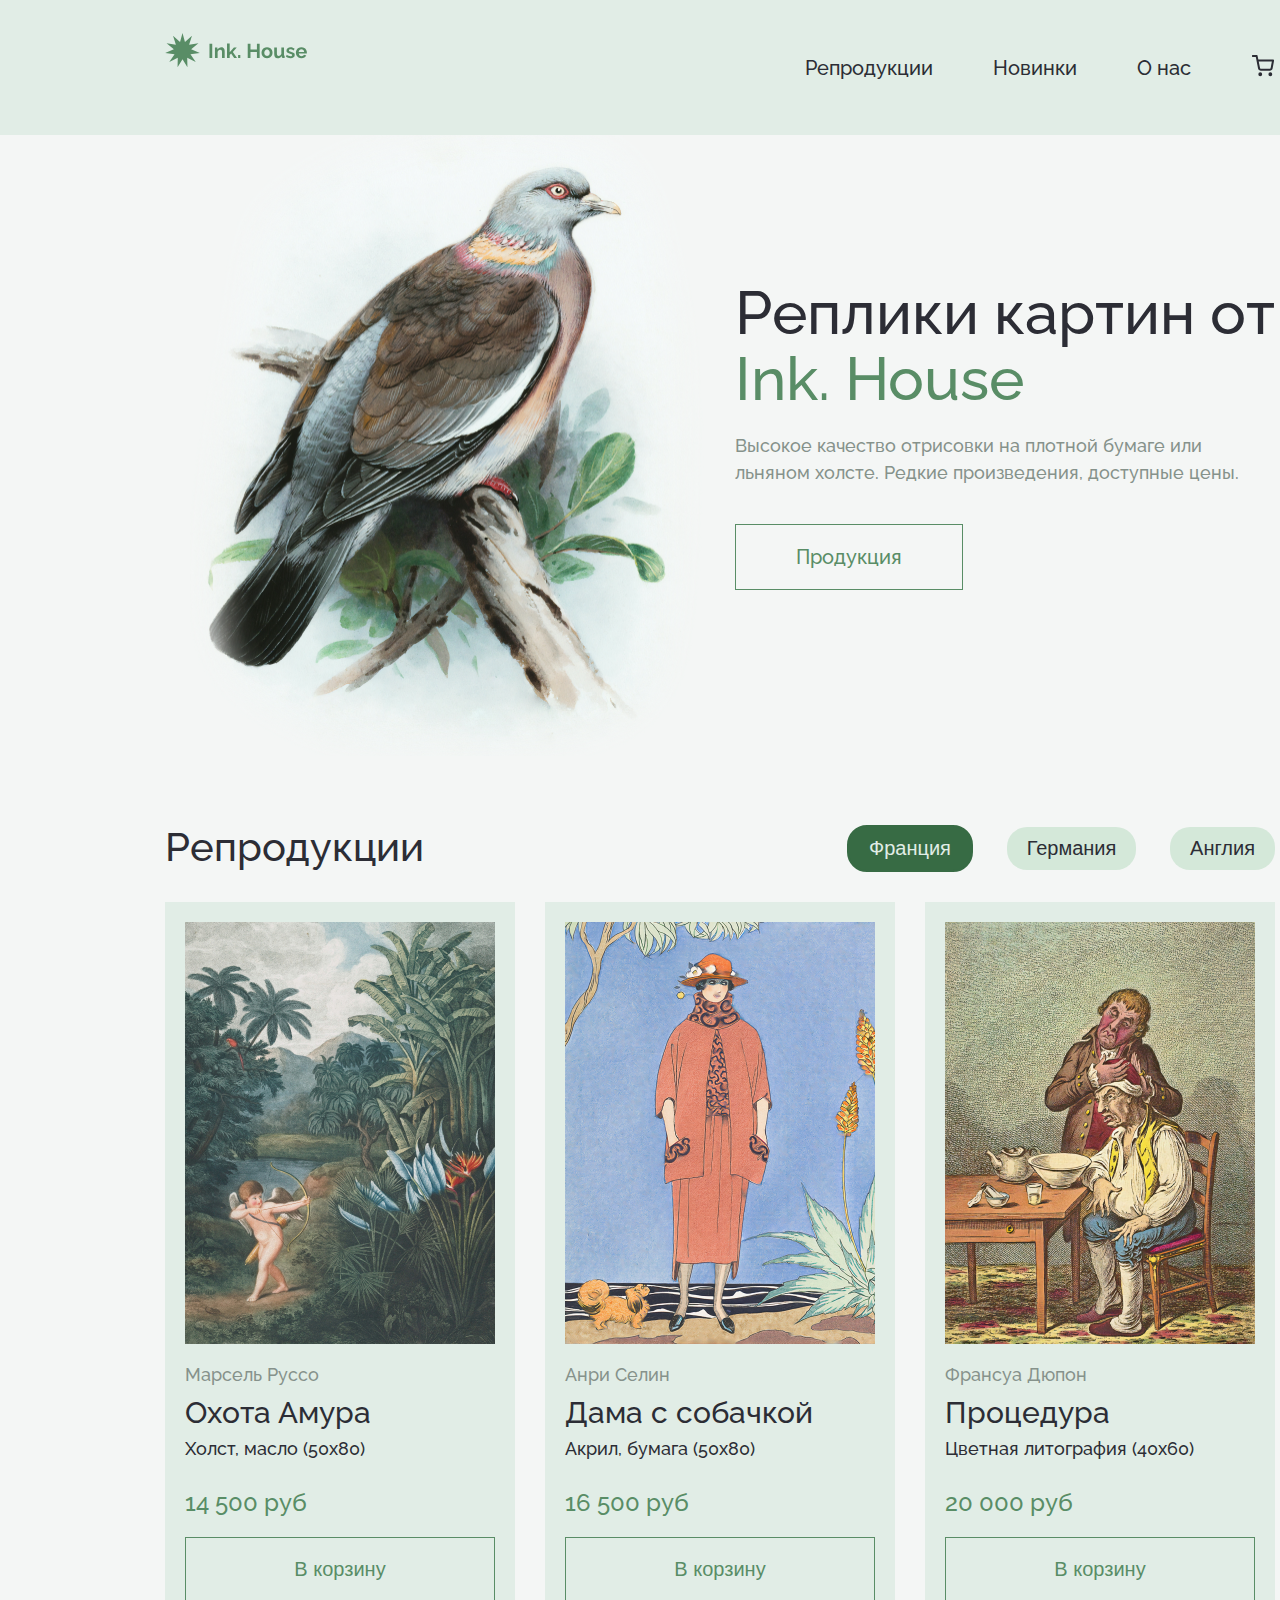
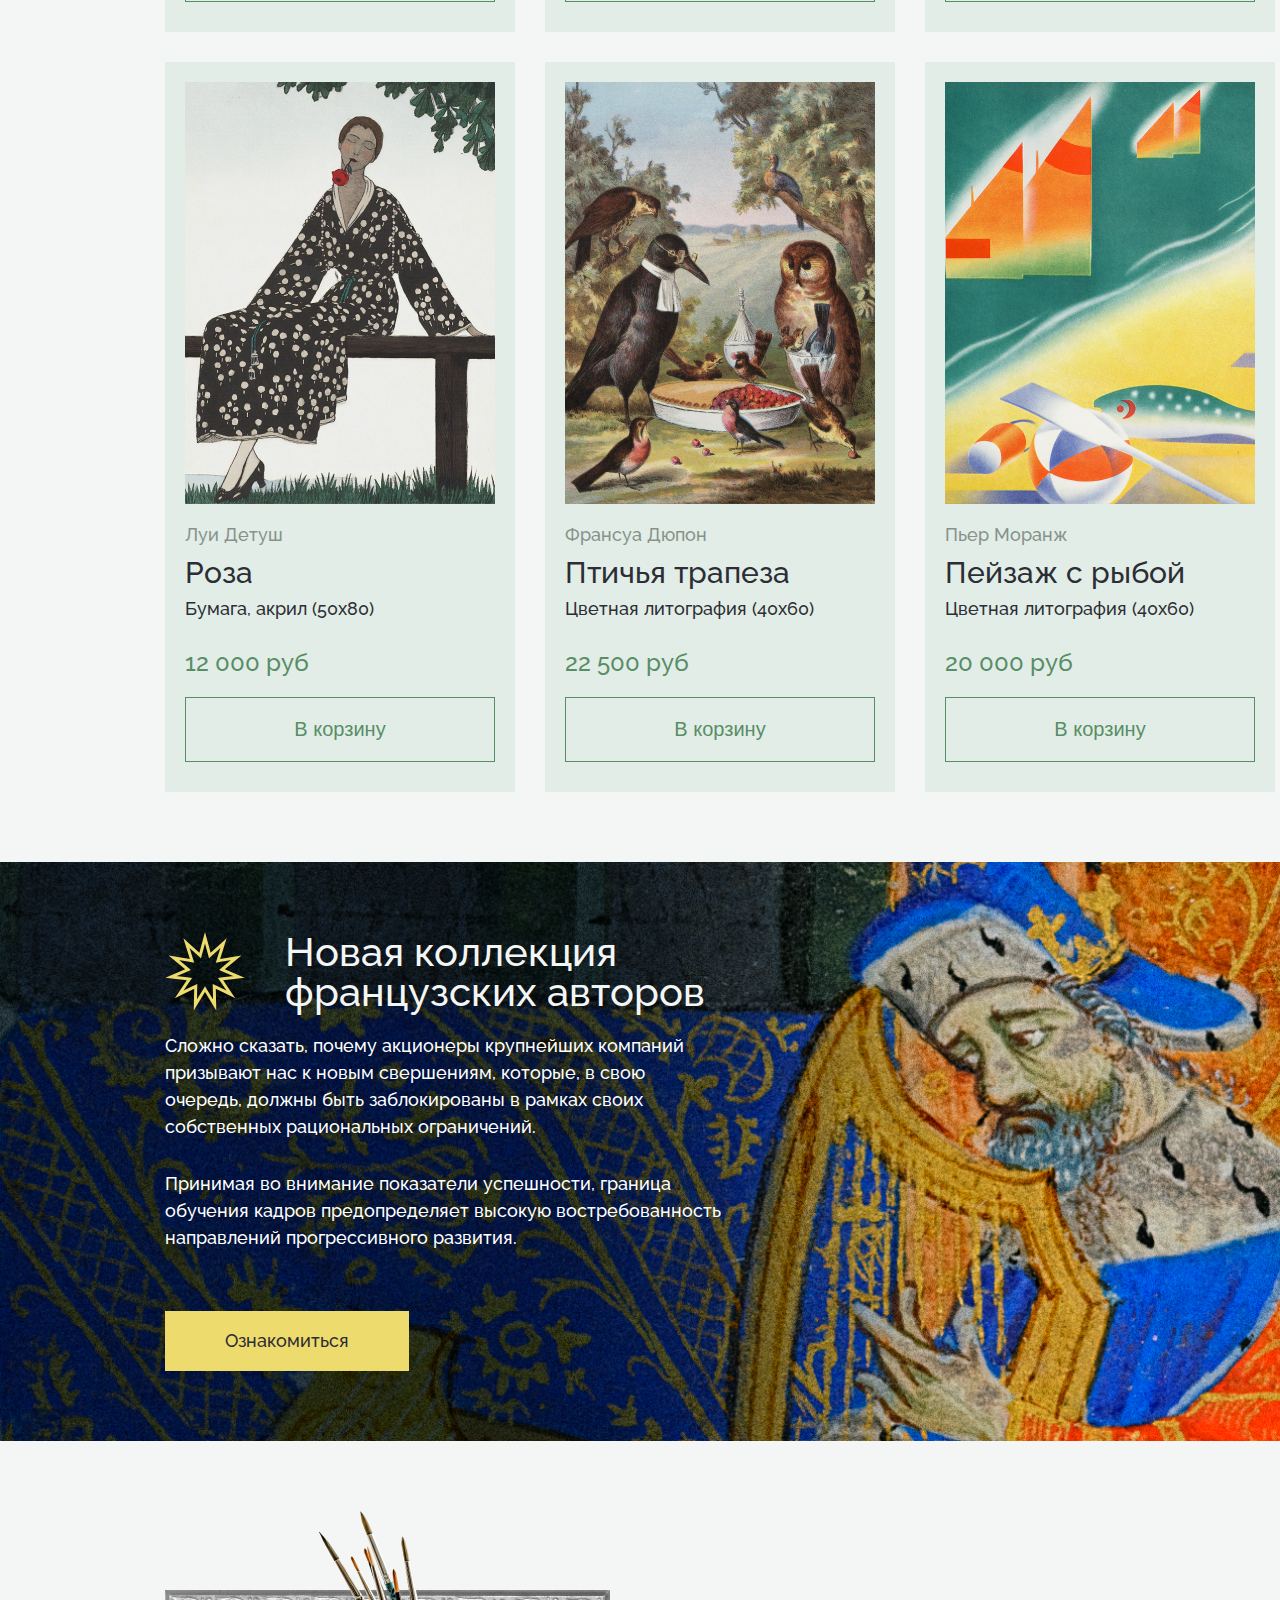
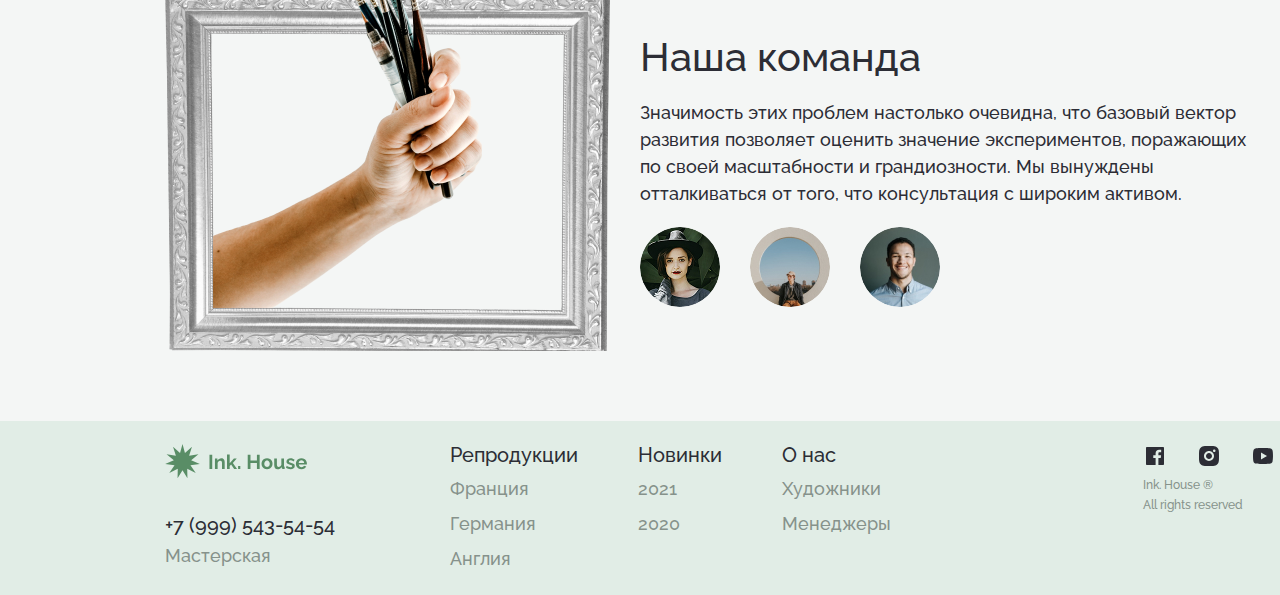
<file: index.html>
<!DOCTYPE html>
<html lang="ru">
<head>
    <meta charset="UTF-8">
    <meta name="viewport" content="width=device-width, initial-scale=1.0">
    <title>Реплики картин</title>
    <link rel="preconnect" href="https://fonts.googleapis.com">
    <link rel="preconnect" href="https://fonts.gstatic.com" crossorigin>
    <link href="https://fonts.googleapis.com/css2?family=Raleway:ital,wght@0,100..900;1,100..900&display=swap" rel="stylesheet">
    <link rel="stylesheet" href="css/style.css">
</head>
<body>
    <header class="page-header">
        <div class="header-container">
            <nav class="main-navigation">
                <p class="logo"><img class="logo-img" src="img/logo.svg" width="143" height="35" alt="Логотип Ink House"></p>
                <ul class="site-nav-list">
                    <li><a href="#section-products">Репродукции</a></li>
                    <li><a href="#article-new-collection">Новинки</a></li>
                    <li><a href="#team-section">О нас</a></li>
                </ul>
                <div class="cart">
                    <a tabindex="-1"  href="blank.html">
                        <svg tabindex="0" stroke="#2C2D35" class="svg-cart" width="24" height="24" viewBox="0 0 24 24" fill="none" xmlns="http://www.w3.org/2000/svg">
                            <g clip-path="url(#clip0_3_996)">
                            <path d="M9.25001 21.1667C9.75627 21.1667 10.1667 20.7563 10.1667 20.25C10.1667 19.7438 9.75627 19.3334 9.25001 19.3334C8.74375 19.3334 8.33334 19.7438 8.33334 20.25C8.33334 20.7563 8.74375 21.1667 9.25001 21.1667Z"  stroke-width="2" stroke-linecap="round" stroke-linejoin="round"/>
                            <path d="M19.3333 21.1667C19.8396 21.1667 20.25 20.7563 20.25 20.25C20.25 19.7438 19.8396 19.3334 19.3333 19.3334C18.8271 19.3334 18.4167 19.7438 18.4167 20.25C18.4167 20.7563 18.8271 21.1667 19.3333 21.1667Z"  stroke-width="2" stroke-linecap="round" stroke-linejoin="round"/>
                            <path  d="M1.91666 1.91663H5.58332L8.03999 14.1908C8.12381 14.6128 8.35341 14.9919 8.68857 15.2617C9.02374 15.5315 9.44313 15.6749 9.87332 15.6666H18.7833C19.2135 15.6749 19.6329 15.5315 19.9681 15.2617C20.3032 14.9919 20.5328 14.6128 20.6167 14.1908L22.0833 6.49996H6.49999"  stroke-width="2" stroke-linecap="round" stroke-linejoin="round"/>
                            </g>
                            <defs>
                            <clipPath id="clip0_3_996">
                            <rect width="22" height="22" fill="white" transform="translate(1 1)"/>
                            </clipPath>
                            </defs>
                            </svg>
                    </a> 
                </div>
            </nav>
        </div>      
    </header>
    <main>
        <section class="promo">
            <div class="promo-grid">
                <div class="promo-grid-content">
                    <h1>Реплики картин от <span>Ink. House</span></h1>
                    <p>Высокое качество отрисовки на плотной бумаге или льняном холсте. Редкие произведения, доступные цены.</p>
                    <a href="#">Продукция</a>
                </div>
                <img src="img/promo-photo.png" width="540" height="621" alt="Репродукция с голубем">
            </div>
           
        </section>
        <section class="products" id="section-products">
            <div class="countries">
                <h2>Репродукции</h2>
                <!-- <ul class="country-list">
                    <li><a class="current-item" href="#">Франция</a></li>
                    <li><a href="product-germany.html">Германия</a></li>
                    <li><a href="product-england.html">Англия</a></li>
                </ul> -->
                <div class="slider-controls">
                    <ul class="country-list">
                        <li><button type="button" aria-label="Первый слайд" class="current-item" >Франция</button></li>
                        <li><button type="button" aria-label="Второй слайд" >Германия</button></li>
                        <li><button type="button" aria-label="Третий слайд" >Англия</button></li>
                    </ul>
                    
                    
                </div>
            </div>
            
            <section class="slider">
                <ul class="slider-list">
                    <li class="slider-item slide slide-current">
                        <ul class="card-list">
                            <li class="card1">
                                <h3>Охота Амура</h3>
                                <p class="author">Марсель Руссо</p>
                                <p class="technique">Холст, масло (50х80) </p>
                                <p class="price">14 500 руб</p>
                                <img class="card-img" src="img/card-france-1.jpg" width="310" height="422" alt="Репродукция Охота Амура">
                                <button class="card-add" type="button">В корзину</button>
                            </li> 
                            <li>
                                <h3>Дама с собачкой</h3>
                                <p class="author">Анри Селин</p> 
                                <p class="technique">Акрил, бумага (50х80) </p>
                                <p class="price">16 500 руб</p>             
                                <img class="card-img" src="img/card-france-2.jpg" width="310" height="422" alt="Репродукция Дама с собачкой">
                                <button class="card-add" type="button">В корзину</button>
                            </li>
                            <li>
                                <h3>Процедура</h3>
                                <p class="author">Франсуа Дюпон</p>
                                <p class="technique">Цветная литография (40х60) </p>
                                <p class="price">20 000 руб</p>
                                <img class="card-img" src="img/card-france-3.jpg" width="310" height="422" alt="Репродукция Процедура">
                                <button class="card-add" type="button">В корзину</button>
                            </li>
                            <li>
                                <h3>Роза</h3>
                                <p class="author">Луи Детуш</p>
                                <p class="technique">Бумага, акрил (50х80) </p>
                                <p class="price">12 000 руб</p>
                                <img class="card-img" src="img/card-france-4.jpg" width="310" height="422" alt="Репродукция Роза">
                                <button class="card-add" type="button">В корзину</button>
                            </li>
                            <li>
                                <h3>Птичья трапеза</h3>
                                <p class="author">Франсуа Дюпон</p>
                                <p class="technique">Цветная литография (40х60) </p>
                                <p class="price">22 500 руб</p>
                                <img class="card-img" src="img/card-france-5.jpg" width="310" height="422" alt="Репродукция Птичья трапеза">
                                <button class="card-add" type="button">В корзину</button>
                            </li>
                            <li>
                                <h3>Пейзаж с рыбой</h3>
                                <p class="author">Пьер Моранж</p>
                                <p class="technique">Цветная литография (40х60) </p>
                                <p class="price">20 000 руб</p>
                                <img class="card-img" src="img/card-france-6.jpg" width="310" height="422" alt="Репродукция Пейзаж с рыбой">
                                <button class="card-add" type="button">В корзину</button>
                            </li>
                        </ul>
                    </li>
                    <li class="slider-item slide " >
                        <ul class="card-list">
                            <li class="card1">
                                <h3>Над городом</h3>
                                <p class="author">Курт Вернер</p>
                                <p class="technique">Цветная литография (40х60)</p>
                                <p class="price">16 000 руб</p>
                                <img class="card-img" src="img/card-germany-1.jpg" width="310" height="422" alt="Репродукция Над городом">
                                <button class="card-add" type="button">В корзину</button>
                            </li> 
                            <li>
                                <h3>Птенцы</h3>
                                <p class="author">Макс Рихтер</p> 
                                <p class="technique">Холст, масло (50х80) </p>
                                <p class="price">14 500 руб</p>             
                                <img class="card-img" src="img/card-germany-2.jpg" width="310" height="422" alt="Репродукция Птенцы">
                                <button class="card-add" type="button">В корзину</button>
                            </li>
                            <li>
                                <h3>Среди листьев</h3>
                                <p class="author">Мартин Майер</p>
                                <p class="technique">Цветная литография (40х60)</p>
                                <p class="price">20 000 руб</p>
                                <img class="card-img" src="img/card-germany-3.jpg" width="310" height="422" alt="Репродукция Среди листьев">
                                <button class="card-add" type="button">В корзину</button>
                            </li>
                            <li>
                                <h3>Яркая птица</h3>
                                <p class="author">Герман Беккер</p>
                                <p class="technique">Цветная литография (40х60) </p>
                                <p class="price">13 000 руб</p>
                                <img class="card-img" src="img/card-germany-4.jpg" width="310" height="422" alt="Репродукция Яркая птица">
                                <button class="card-add" type="button">В корзину</button>
                            </li>
                            <li>
                                <h3>Дятлы</h3>
                                <p class="author">Вульф Бауэр</p>
                                <p class="technique">Бумага, акрил (50х80)</p>
                                <p class="price">20 000 руб</p>
                                <img class="card-img" src="img/card-germany-5.jpg" width="310" height="422" alt="Репродукция Дятлы">
                                <button class="card-add" type="button">В корзину</button>
                            </li>
                            <li>
                                <h3>Большие воды</h3>
                                <p class="author">Вальтер Хартманн</p>
                                <p class="technique">Бумага, акрил (50х80)</p>
                                <p class="price">23 000 руб</p>
                                <img class="card-img" src="img/card-germany-6.jpg" width="310" height="422" alt="Репродукция Большие воды">
                                <button class="card-add" type="button">В корзину</button>
                            </li>
                        </ul>
                    </li>
                    <li class="slider-item slide ">
                        <ul class="card-list">
                            <li class="card1">
                                <h3>Дикий зверь</h3>
                                <p class="author">Пол Смит</p>
                                <p class="technique">Акварель, бумага (50х80) </p>
                                <p class="price">19 500 руб</p>
                                <img class="card-img" src="img/card-england-1.jpg" width="310" height="422" alt="Репродукция Дикий зверь">
                                <button class="card-add" type="button">В корзину</button>
                            </li> 
                            <li>
                                <h3>Скалистый берег</h3>
                                <p class="author">Джон Уайт</p> 
                                <p class="technique">Цветная литография (40х60) </p>
                                <p class="price">17 500 руб</p>             
                                <img class="card-img" src="img/card-england-2.jpg" width="310" height="422" alt="Репродукция Скалистый берег">
                                <button class="card-add" type="button">В корзину</button>
                            </li>
                            <li>
                                <h3>Река и горы</h3>
                                <p class="author">Джим Уотсон</p>
                                <p class="technique">Акварель, бумага (50х80) </p>
                                <p class="price">20 500 руб</p>
                                <img class="card-img" src="img/card-england-3.jpg" width="310" height="422" alt="Репродукция Река и горы">
                                <button class="card-add" type="button">В корзину</button>
                            </li>
                            <li>
                                <h3>Белый попугай</h3>
                                <p class="author">Юджин Зиллион</p>
                                <p class="technique">Цветная литография (40х60) </p>
                                <p class="price">15 500 руб</p>
                                <img class="card-img" src="img/card-england-4.jpg" width="310" height="422" alt="Репродукция Белый попугай">
                                <button class="card-add" type="button">В корзину</button>
                            </li>
                            <li>
                                <h3>Ночная рыба</h3>
                                <p class="author">Эрик Гиллман</p>
                                <p class="technique">Бумага, акрил (50х80) </p>
                                <p class="price">12 500 руб</p>
                                <img class="card-img" src="img/card-england-5.jpg" width="310" height="422" alt="Репродукция Ночная рыба">
                                <button class="card-add" type="button">В корзину</button>
                            </li>
                            <li>
                                <h3>Рыжий кот</h3>
                                <p class="author">Альфред Барр</p>
                                <p class="technique">Цветная литография (40х60) </p>
                                <p class="price">21 000 руб</p>
                                <img class="card-img" src="img/card-england-6.jpg" width="310" height="422" alt="Репродукция Рыжий кот">
                                <button class="card-add" type="button">В корзину</button>
                            </li>
                        </ul>
                    </li>
                </ul>
            </section>
           
        </section>
        <article class="new-collection" id="article-new-collection">
            <div class="article-wrapper">
                <div class="text-content">
                    <h2>Новая коллекция французских авторов</h2>
                    <p>Сложно сказать, почему акционеры крупнейших компаний призывают нас к новым свершениям, которые, в свою очередь, должны быть заблокированы в рамках своих собственных рациональных ограничений. 
                    </p>
                    <p> Принимая во внимание показатели успешности, граница обучения кадров предопределяет высокую востребованность направлений прогрессивного развития.
                    </p>
                    
                    <a href="#">Ознакомиться</a>
                </div>
            </div>
            
        </article>
        <section class="team" id="team-section">
            <div class="team-wrapper">
                <div class="team-content">
                    <h2>Наша команда</h2>
                    <p>Значимость этих проблем настолько очевидна, что базовый вектор развития позволяет оценить значение экспериментов, поражающих по своей масштабности и грандиозности. Мы вынуждены отталкиваться от того, что консультация с широким активом.</p>
                    <ul class="team-list">
                        <li><img src="img/teammate-1.jpg" width="80" height="80" alt="Фото первого участника команды"></li>
                        <li><img src="img/teammate-2.jpg" width="80" height="80" alt="Фото второго участника команды"></li>
                        <li><img src="img/teammate-3.jpg" width="80" height="80" alt="Фото третьего участника команды"></li>
                    </ul>
                </div>
            </div>
        </section>
    </main>
    <footer class="page-footer">
        <div class="footer-container">
            <div class="logo-tel">
                <p><img class="logo-img" src="img/logo.svg" width="143" height="35" alt="Логотип Ink House"></p>
                <div class="studio-tel">
                    <a class="tel" href="tel:+79995435454">+7 (999) 543-54-54</a>
                    <p>Мастерская</p>
                </div>
                
            </div>
            <ul class="footer-list">
                <li>
                    <h3>Репродукции</h3>
                    <ul class="footer-menu">
                        <li><a href="#">Франция</a></li>
                        <li><a href="#">Германия</a></li>
                        <li><a href="#">Англия</a></li>
                    </ul>
                </li>
                <li>
                    <h3>Новинки</h3>
                    <ul class="footer-menu">
                        <li><a href="#">2021</a></li>
                        <li><a href="#">2020</a></li>
                    </ul>
                </li>
                <li>
                    <h3>О нас</h3>
                    <ul class="footer-menu">
                        <li><a href="#">Художники</a></li>
                        <li><a href="#">Менеджеры</a></li>
                    </ul>
                </li>
            </ul>
            <div class="social">
                <ul class="social-list">
                    <li><a class="social-button" href="#"><svg width="24" height="24" viewBox="0 0 24 24" fill="none" xmlns="http://www.w3.org/2000/svg">
                        <g clip-path="url(#clip0_10_333)">
                        <path d="M15.402 21V14.034H17.735L18.084 11.326H15.402V9.598C15.402 8.814 15.62 8.279 16.744 8.279H18.178V5.857C17.4838 5.78334 16.7861 5.74762 16.088 5.75C14.021 5.75 12.606 7.012 12.606 9.33V11.326H10.268V14.034H12.606V21H4C3.73478 21 3.48043 20.8946 3.29289 20.7071C3.10536 20.5196 3 20.2652 3 20V4C3 3.73478 3.10536 3.48043 3.29289 3.29289C3.48043 3.10536 3.73478 3 4 3H20C20.2652 3 20.5196 3.10536 20.7071 3.29289C20.8946 3.48043 21 3.73478 21 4V20C21 20.2652 20.8946 20.5196 20.7071 20.7071C20.5196 20.8946 20.2652 21 20 21H15.402Z" fill="#2C2D35"/>
                        </g>
                        <defs>
                        <clipPath id="clip0_10_333">
                        <rect width="24" height="24" fill="white"/>
                        </clipPath>
                        </defs>
                        </svg>
                        </a></li>
                    <li class="social-item-instagram"><a class="social-button" href="#">
                        <svg width="24" height="24" viewBox="0 0 24 24" fill="none" xmlns="http://www.w3.org/2000/svg">
                            <g clip-path="url(#clip0_10_334)">
                            <path d="M12 2C14.717 2 15.056 2.01 16.122 2.06C17.187 2.11 17.912 2.277 18.55 2.525C19.21 2.779 19.766 3.123 20.322 3.678C20.8305 4.1779 21.224 4.78259 21.475 5.45C21.722 6.087 21.89 6.813 21.94 7.878C21.987 8.944 22 9.283 22 12C22 14.717 21.99 15.056 21.94 16.122C21.89 17.187 21.722 17.912 21.475 18.55C21.2247 19.2178 20.8311 19.8226 20.322 20.322C19.822 20.8303 19.2173 21.2238 18.55 21.475C17.913 21.722 17.187 21.89 16.122 21.94C15.056 21.987 14.717 22 12 22C9.283 22 8.944 21.99 7.878 21.94C6.813 21.89 6.088 21.722 5.45 21.475C4.78233 21.2245 4.17753 20.8309 3.678 20.322C3.16941 19.8222 2.77593 19.2175 2.525 18.55C2.277 17.913 2.11 17.187 2.06 16.122C2.013 15.056 2 14.717 2 12C2 9.283 2.01 8.944 2.06 7.878C2.11 6.812 2.277 6.088 2.525 5.45C2.77524 4.78218 3.1688 4.17732 3.678 3.678C4.17767 3.16923 4.78243 2.77573 5.45 2.525C6.088 2.277 6.812 2.11 7.878 2.06C8.944 2.013 9.283 2 12 2ZM12 7C10.6739 7 9.40215 7.52678 8.46447 8.46447C7.52678 9.40215 7 10.6739 7 12C7 13.3261 7.52678 14.5979 8.46447 15.5355C9.40215 16.4732 10.6739 17 12 17C13.3261 17 14.5979 16.4732 15.5355 15.5355C16.4732 14.5979 17 13.3261 17 12C17 10.6739 16.4732 9.40215 15.5355 8.46447C14.5979 7.52678 13.3261 7 12 7ZM18.5 6.75C18.5 6.41848 18.3683 6.10054 18.1339 5.86612C17.8995 5.6317 17.5815 5.5 17.25 5.5C16.9185 5.5 16.6005 5.6317 16.3661 5.86612C16.1317 6.10054 16 6.41848 16 6.75C16 7.08152 16.1317 7.39946 16.3661 7.63388C16.6005 7.8683 16.9185 8 17.25 8C17.5815 8 17.8995 7.8683 18.1339 7.63388C18.3683 7.39946 18.5 7.08152 18.5 6.75ZM12 9C12.7956 9 13.5587 9.31607 14.1213 9.87868C14.6839 10.4413 15 11.2044 15 12C15 12.7956 14.6839 13.5587 14.1213 14.1213C13.5587 14.6839 12.7956 15 12 15C11.2044 15 10.4413 14.6839 9.87868 14.1213C9.31607 13.5587 9 12.7956 9 12C9 11.2044 9.31607 10.4413 9.87868 9.87868C10.4413 9.31607 11.2044 9 12 9Z" fill="#2C2D35"/>
                            </g>
                            <defs>
                            <clipPath id="clip0_10_334">
                            <rect width="24" height="24" fill="white"/>
                            </clipPath>
                            </defs>
                            </svg>
                            
                        </a></li>
                    <li><a class="social-button" href="#"><svg width="24" height="24" viewBox="0 0 24 24" fill="none" xmlns="http://www.w3.org/2000/svg">
                        <g clip-path="url(#clip0_10_337)">
                        <path d="M21.543 6.498C22 8.28 22 12 22 12C22 12 22 15.72 21.543 17.502C21.289 18.487 20.546 19.262 19.605 19.524C17.896 20 12 20 12 20C12 20 6.107 20 4.395 19.524C3.45 19.258 2.708 18.484 2.457 17.502C2 15.72 2 12 2 12C2 12 2 8.28 2.457 6.498C2.711 5.513 3.454 4.738 4.395 4.476C6.107 4 12 4 12 4C12 4 17.896 4 19.605 4.476C20.55 4.742 21.292 5.516 21.543 6.498ZM10 15.5L16 12L10 8.5V15.5Z" fill="#2C2D35"/>
                        </g>
                        <defs>
                        <clipPath id="clip0_10_337">
                        <rect width="24" height="24" fill="white"/>
                        </clipPath>
                        </defs>
                        </svg>
                        
                        </a></li>
                    
                </ul>
                <p>Ink. House ®</p>
                <p>All rights reserved</p>
            </div>
        </div>
      
    </footer>
</body>
</html>
</file>
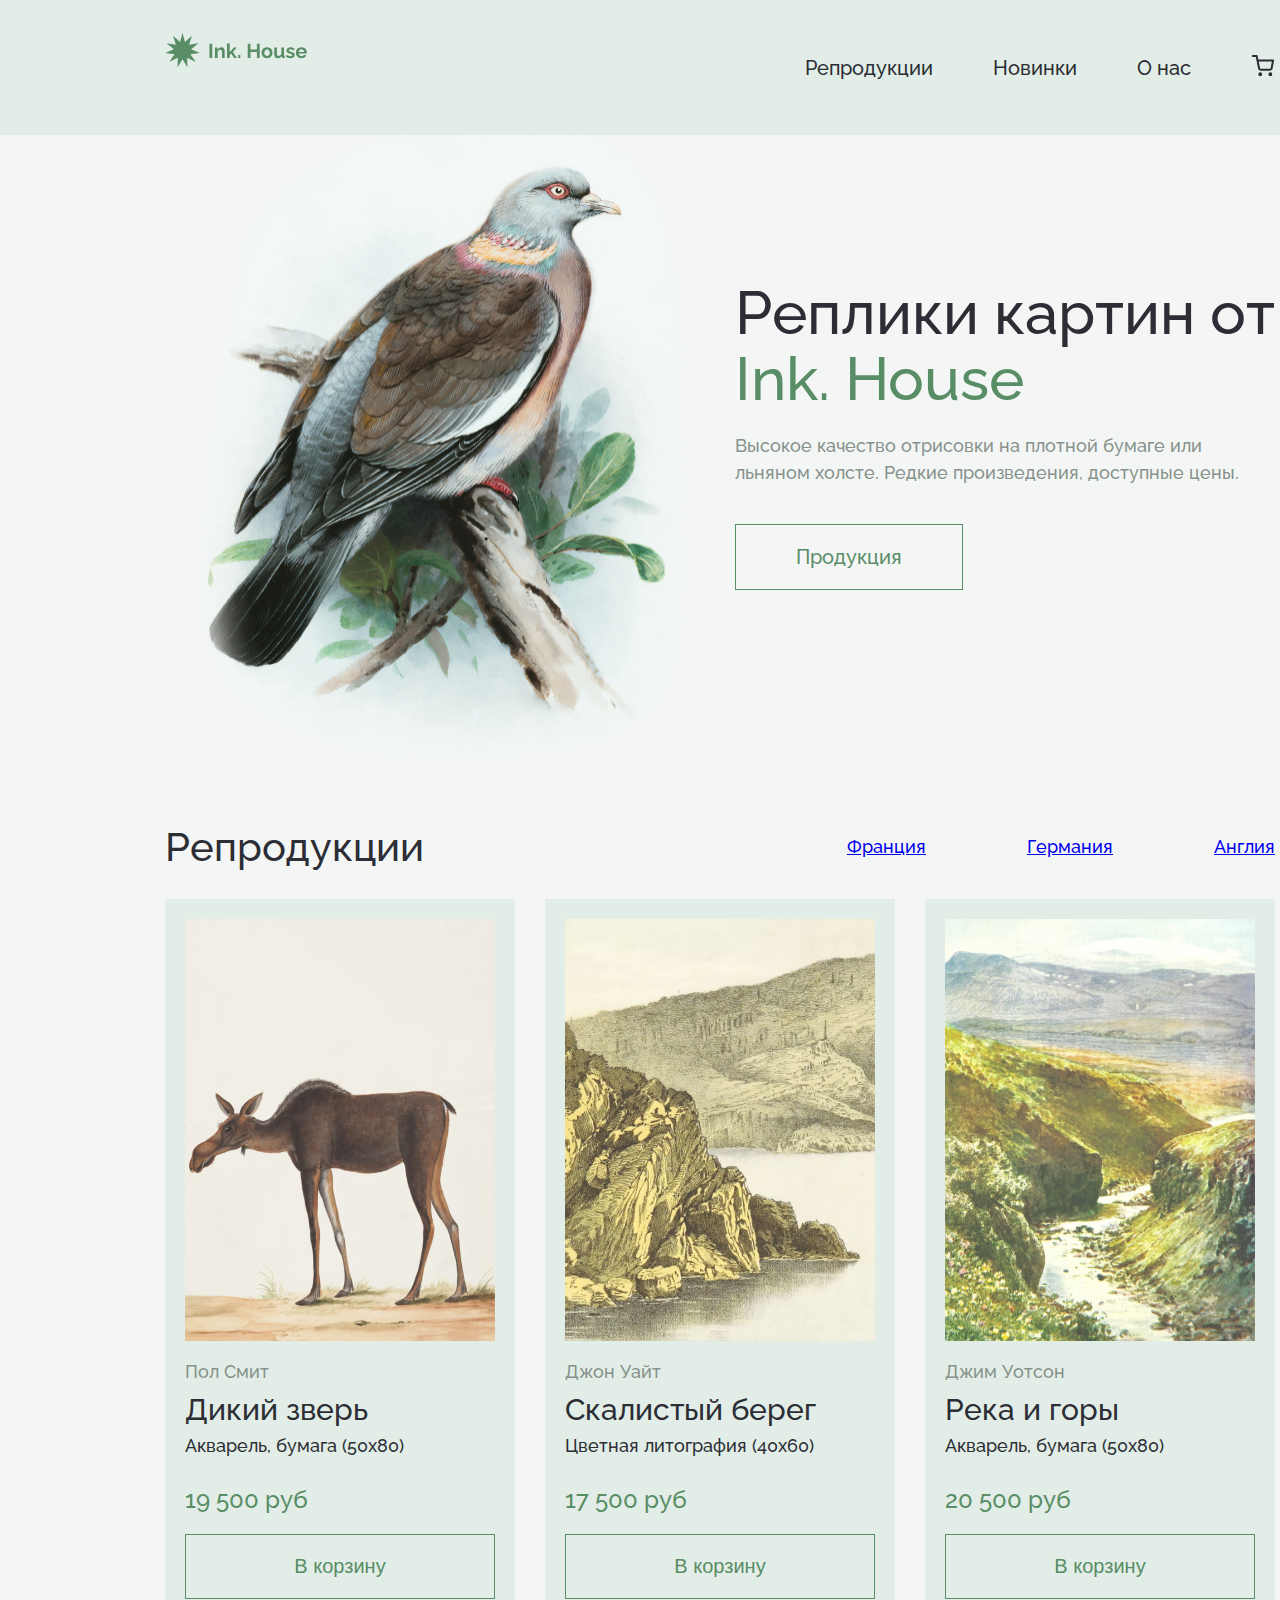
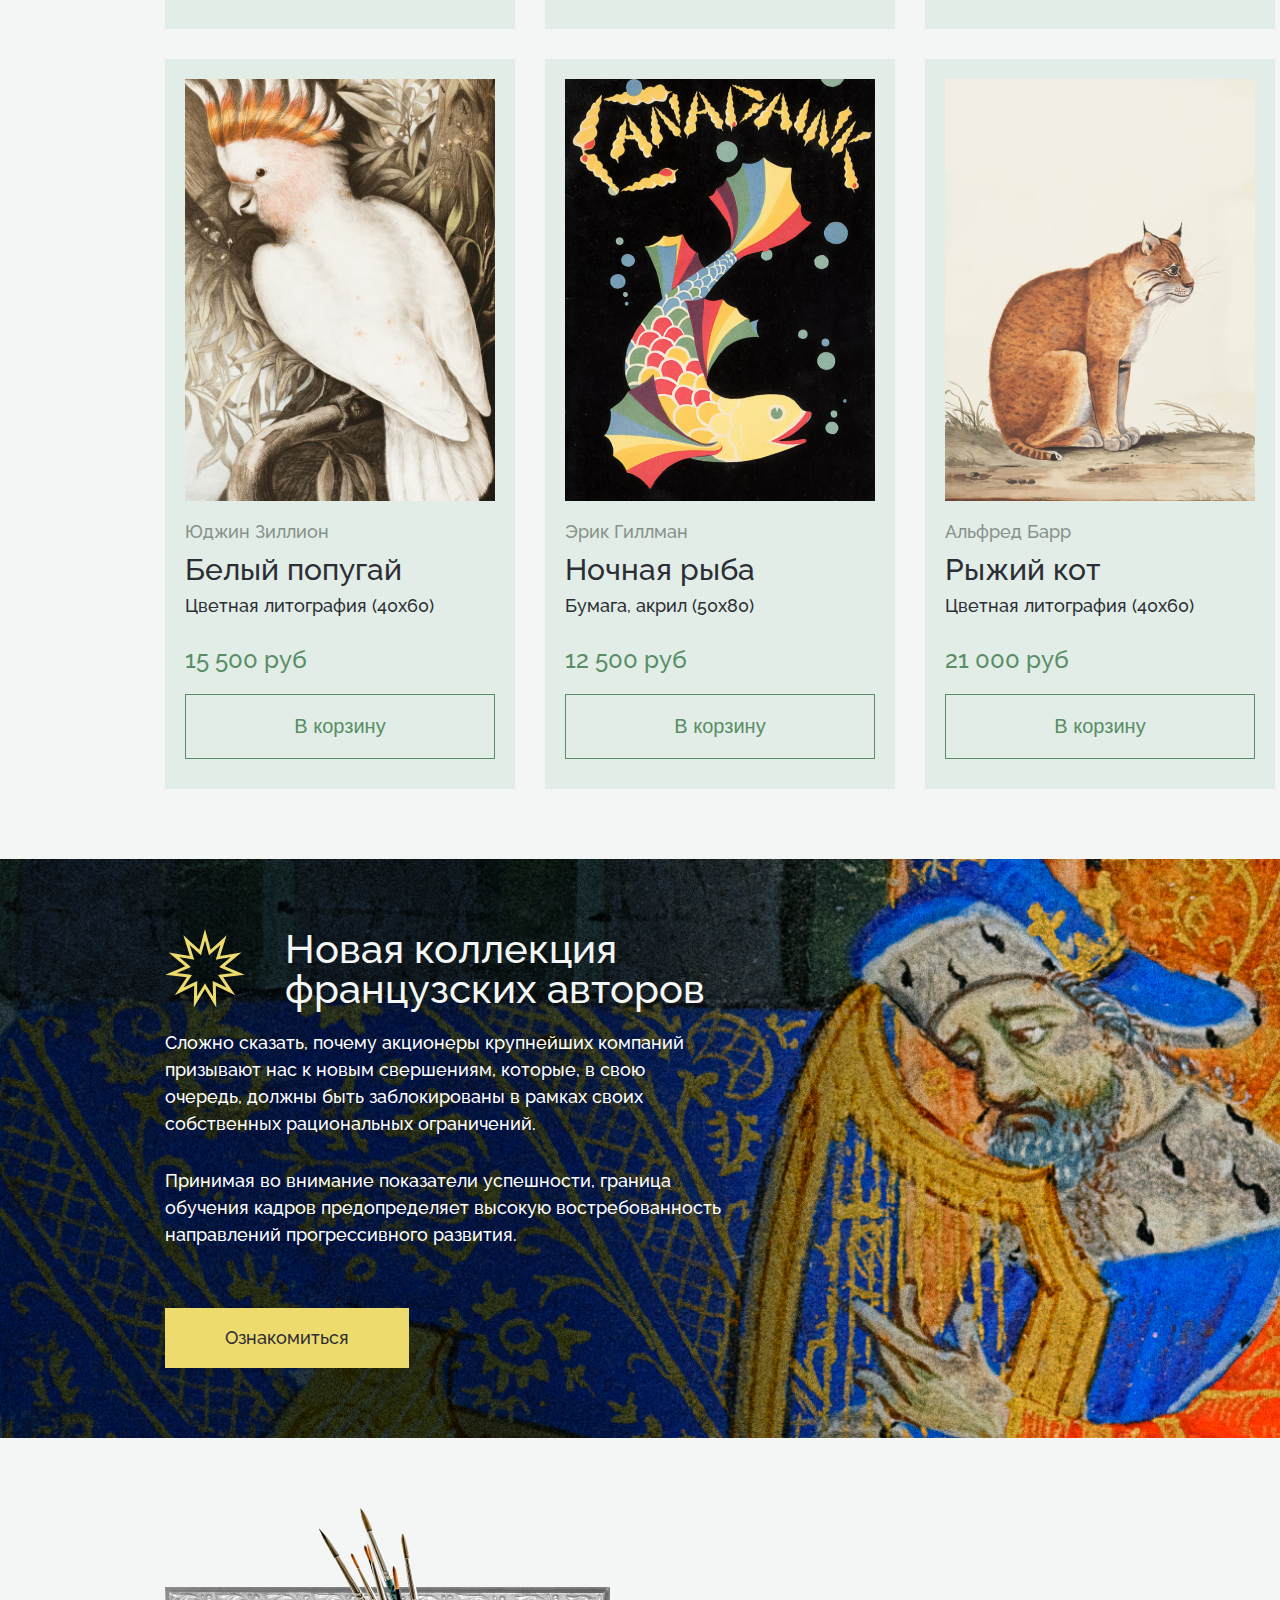
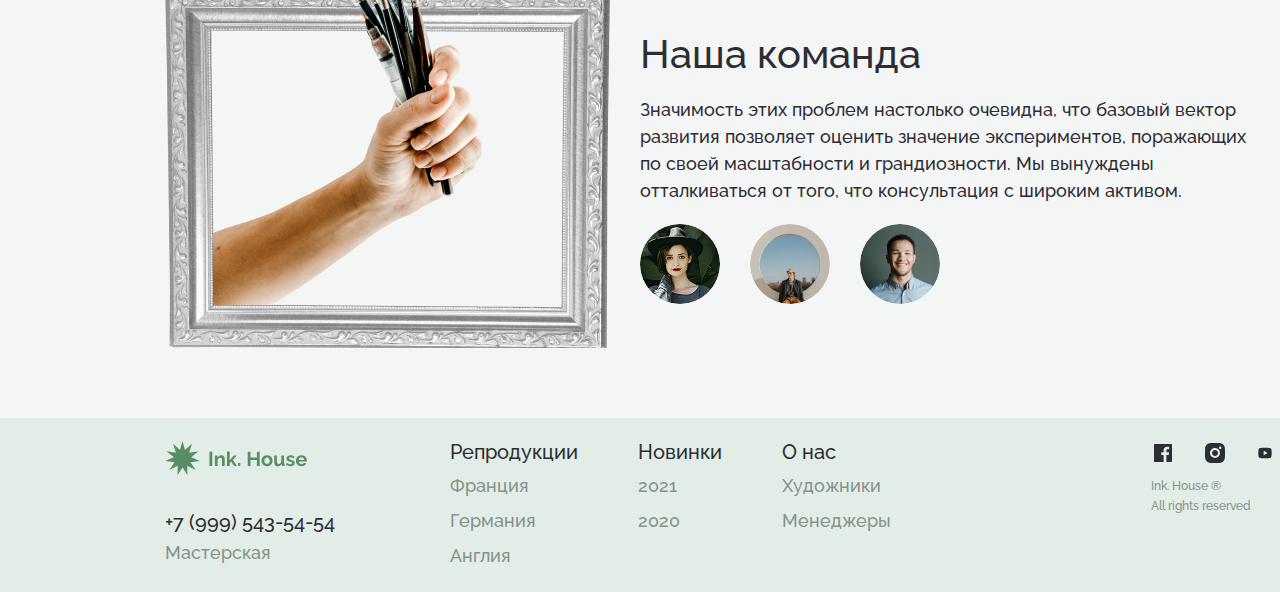
<file: product-england.html>
<!DOCTYPE html>
<html lang="ru">
<head>
    <meta charset="UTF-8">
    <meta name="viewport" content="width=device-width, initial-scale=1.0">
    <title>Реплики картин</title>
    <link rel="preconnect" href="https://fonts.googleapis.com">
    <link rel="preconnect" href="https://fonts.gstatic.com" crossorigin>
    <link href="https://fonts.googleapis.com/css2?family=Raleway:ital,wght@0,100..900;1,100..900&display=swap" rel="stylesheet">
    <link rel="stylesheet" href="css/style.css">
</head>
<body>
    <header class="page-header">
        <div class="header-container">
            <nav class="main-navigation">
                <p class="logo"><img class="logo-img" src="img/logo.svg" width="143" height="35" alt="Логотип Ink House"></p>
                <ul class="site-nav-list">
                    <li><a href="#">Репродукции</a></li>
                    <li><a href="#">Новинки</a></li>
                    <li><a href="#">О нас</a></li>
                </ul>
                <div class="cart">
                    <a href="blank.html"><img class="cart-img" src="img/cart.svg" width="24" height="24" alt="Корзина"> </a>
                </div>
            </nav>
        </div>      
    </header>
    <main>
        <section class="promo">
            <div class="promo-grid">
                <div class="promo-grid-content">
                    <h1>Реплики картин от <span>Ink. House</span></h1>
                    <p>Высокое качество отрисовки на плотной бумаге или льняном холсте. Редкие произведения, доступные цены.</p>
                    <a href="#">Продукция</a>
                </div>
                <img src="img/promo-photo.png" width="540" height="621" alt="Репродукция с голубем">
            </div>
           
        </section>
        <section class="products">
            <div class="countries">
                <h2>Репродукции</h2>
                <ul class="country-list">
                    <li><a  href="index.html">Франция</a></li>
                    <li><a href="product-germany.html">Германия</a></li>
                    <li><a class="current-item"  href="#">Англия</a></li>
                </ul>
            </div>
            
            <ul class="card-list">
                <li class="card1">
                    <h3>Дикий зверь</h3>
                    <p class="author">Пол Смит</p>
                    <p class="technique">Акварель, бумага (50х80) </p>
                    <p class="price">19 500 руб</p>
                    <img class="card-img" src="img/card-england-1.jpg" width="310" height="422" alt="Репродукция Дикий зверь">
                    <button class="card-add" type="button">В корзину</button>
                </li> 
                <li>
                    <h3>Скалистый берег</h3>
                    <p class="author">Джон Уайт</p> 
                    <p class="technique">Цветная литография (40х60) </p>
                    <p class="price">17 500 руб</p>             
                    <img class="card-img" src="img/card-england-2.jpg" width="310" height="422" alt="Репродукция Скалистый берег">
                    <button class="card-add" type="button">В корзину</button>
                </li>
                <li>
                    <h3>Река и горы</h3>
                    <p class="author">Джим Уотсон</p>
                    <p class="technique">Акварель, бумага (50х80) </p>
                    <p class="price">20 500 руб</p>
                    <img class="card-img" src="img/card-england-3.jpg" width="310" height="422" alt="Репродукция Река и горы">
                    <button class="card-add" type="button">В корзину</button>
                </li>
                <li>
                    <h3>Белый попугай</h3>
                    <p class="author">Юджин Зиллион</p>
                    <p class="technique">Цветная литография (40х60) </p>
                    <p class="price">15 500 руб</p>
                    <img class="card-img" src="img/card-england-4.jpg" width="310" height="422" alt="Репродукция Белый попугай">
                    <button class="card-add" type="button">В корзину</button>
                </li>
                <li>
                    <h3>Ночная рыба</h3>
                    <p class="author">Эрик Гиллман</p>
                    <p class="technique">Бумага, акрил (50х80) </p>
                    <p class="price">12 500 руб</p>
                    <img class="card-img" src="img/card-england-5.jpg" width="310" height="422" alt="Репродукция Ночная рыба">
                    <button class="card-add" type="button">В корзину</button>
                </li>
                <li>
                    <h3>Рыжий кот</h3>
                    <p class="author">Альфред Барр</p>
                    <p class="technique">Цветная литография (40х60) </p>
                    <p class="price">21 000 руб</p>
                    <img class="card-img" src="img/card-england-6.jpg" width="310" height="422" alt="Репродукция Рыжий кот">
                    <button class="card-add" type="button">В корзину</button>
                </li>
            </ul>
        </section>
        <article class="new-collection">
            <div class="article-wrapper">
                <div class="text-content">
                    <h2>Новая коллекция французских авторов</h2>
                    <p>Сложно сказать, почему акционеры крупнейших компаний призывают нас к новым свершениям, которые, в свою очередь, должны быть заблокированы в рамках своих собственных рациональных ограничений. 
                    </p>
                    <p> Принимая во внимание показатели успешности, граница обучения кадров предопределяет высокую востребованность направлений прогрессивного развития.
                    </p>
                    
                    <a href="#">Ознакомиться</a>
                </div>
            </div>
            
        </article>
        <section class="team">
            <div class="team-wrapper">
                <div class="team-content">
                    <h2>Наша команда</h2>
                    <p>Значимость этих проблем настолько очевидна, что базовый вектор развития позволяет оценить значение экспериментов, поражающих по своей масштабности и грандиозности. Мы вынуждены отталкиваться от того, что консультация с широким активом.</p>
                    <ul class="team-list">
                        <li><img src="img/teammate-1.jpg" width="80" height="80" alt="Фото первого участника команды"></li>
                        <li><img src="img/teammate-2.jpg" width="80" height="80" alt="Фото второго участника команды"></li>
                        <li><img src="img/teammate-3.jpg" width="80" height="80" alt="Фото третьего участника команды"></li>
                    </ul>
                </div>
            </div>
        </section>
    </main>
    <footer class="page-footer">
        <div class="footer-container">
            <div class="logo-tel">
                <p><img class="logo-img" src="img/logo.svg" width="143" height="35" alt="Логотип Ink House"></p>
                <div class="studio-tel">
                    <a class="tel" href="tel:+79995435454">+7 (999) 543-54-54</a>
                    <p>Мастерская</p>
                </div>
                
            </div>
            <ul class="footer-list">
                <li>
                    <h3>Репродукции</h3>
                    <ul class="footer-menu">
                        <li><a href="index.html">Франция</a></li>
                        <li><a href="product-germany.html">Германия</a></li>
                        <li><a href="#">Англия</a></li>
                    </ul>
                </li>
                <li>
                    <h3>Новинки</h3>
                    <ul class="footer-menu">
                        <li><a href="#">2021</a></li>
                        <li><a href="#">2020</a></li>
                    </ul>
                </li>
                <li>
                    <h3>О нас</h3>
                    <ul class="footer-menu">
                        <li><a href="#">Художники</a></li>
                        <li><a href="#">Менеджеры</a></li>
                    </ul>
                </li>
            </ul>
            <div class="social">
                <ul class="social-list">
                    <li><a href="#"><img class="facebook" src="img/facebook.svg" width="24" height="24" alt="Facebook"></a></li>
                    <li><a href="#"><img src="img/instagram.svg" width="20" height="20" alt="Instagram"></a></li>
                    <li><a href="#"><img src="img/youtube.svg" width="20" height="16" alt="Youtube"></a></li>
                    
                </ul>
                <p>Ink. House ®</p>
                <p>All rights reserved</p>
            </div>
        </div>
      
    </footer>
</body>
</html>
</file>
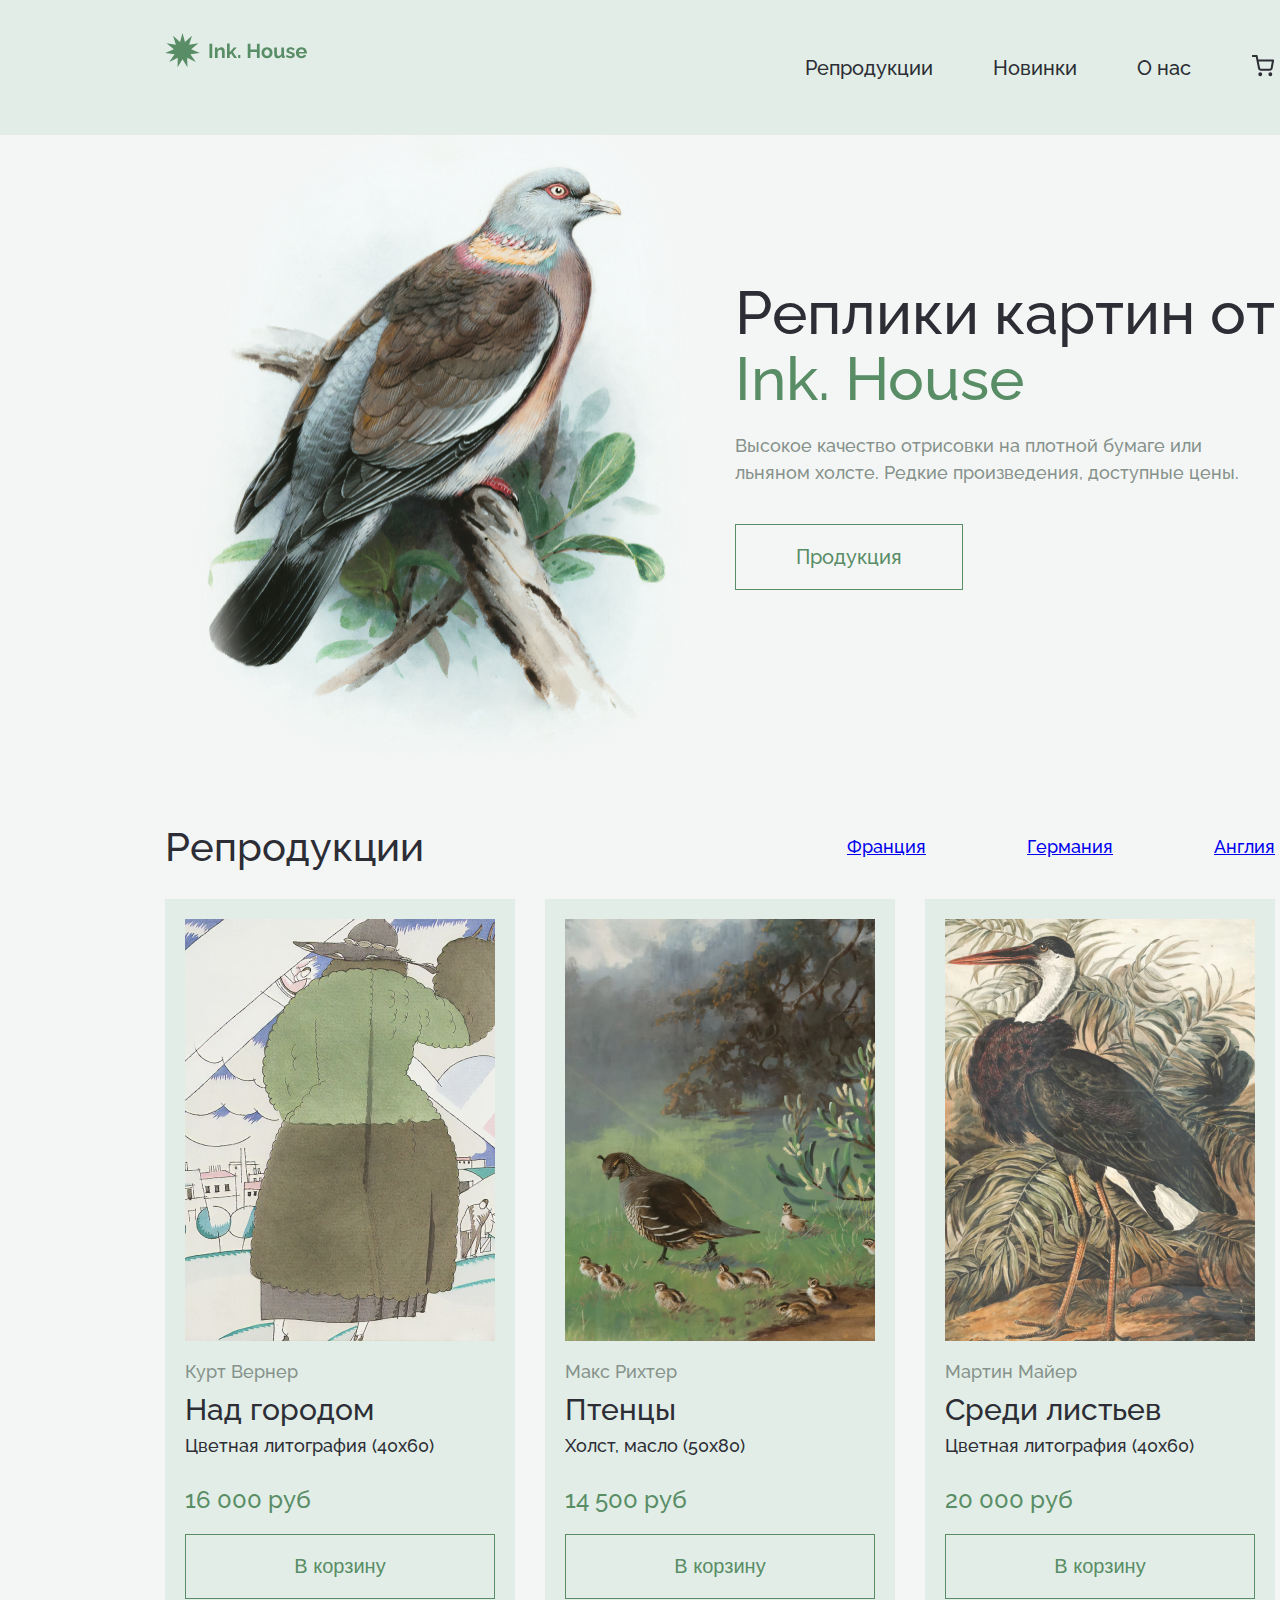
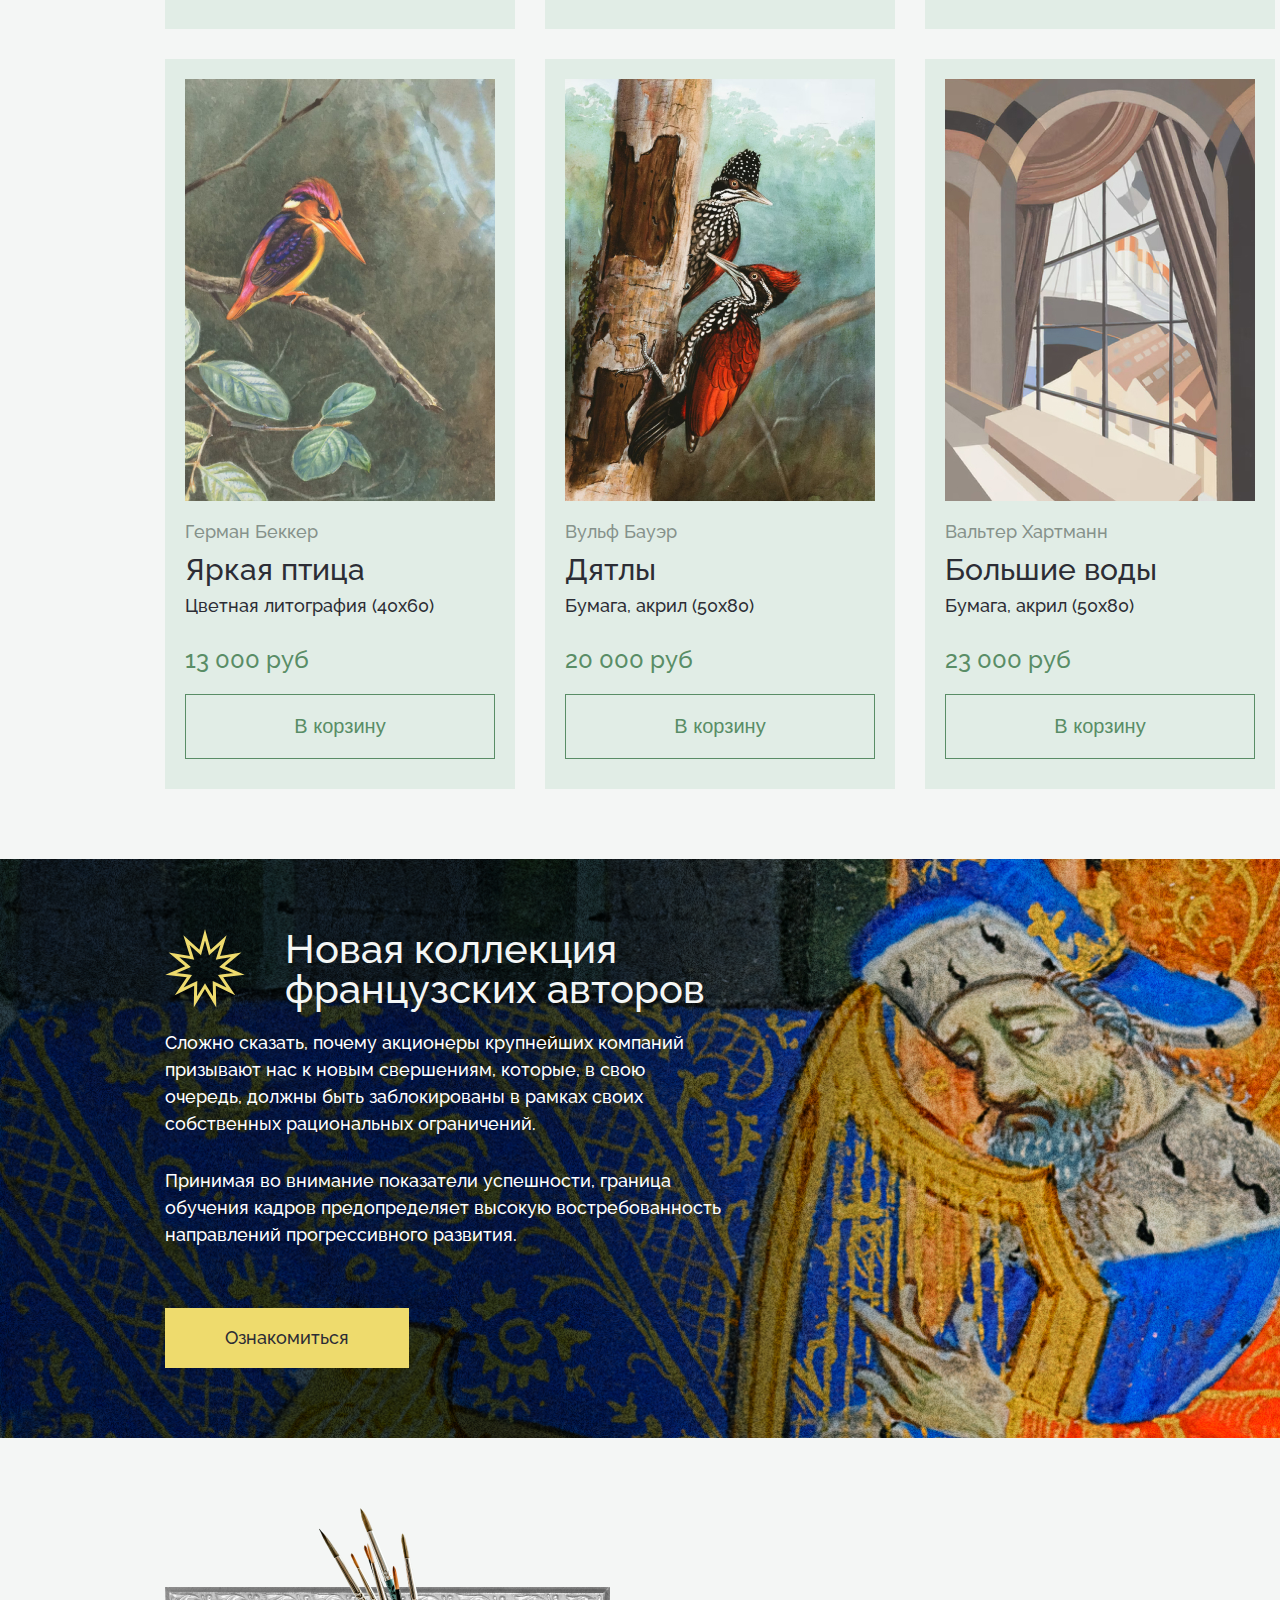
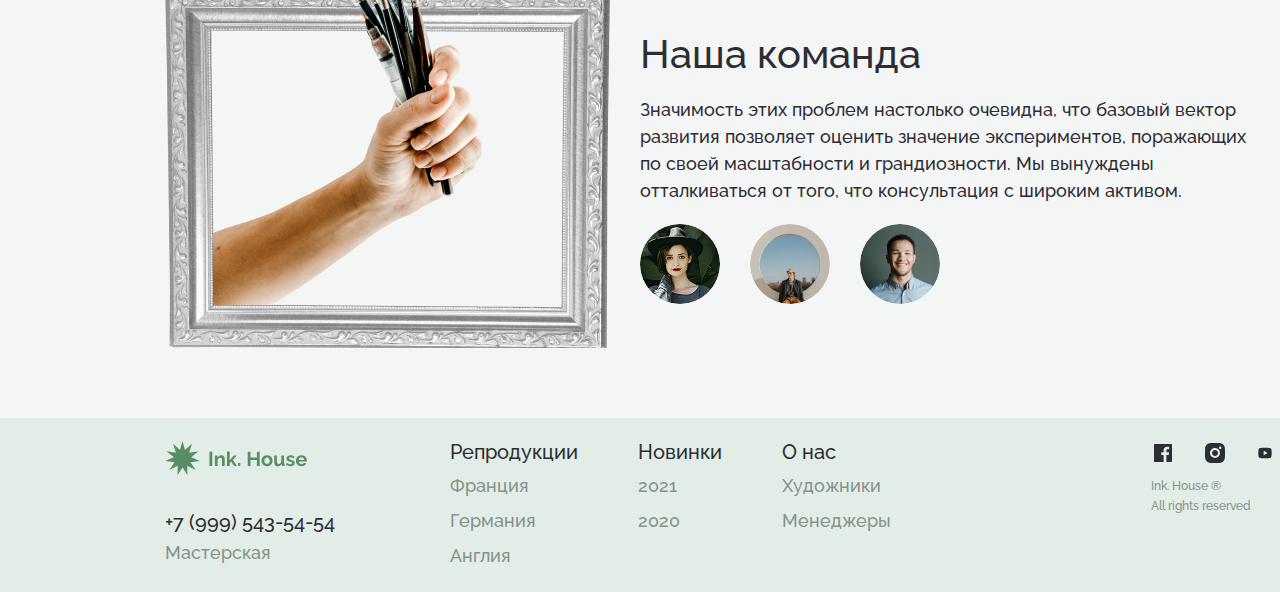
<file: product-germany.html>
<!DOCTYPE html>
<html lang="ru">
<head>
    <meta charset="UTF-8">
    <meta name="viewport" content="width=device-width, initial-scale=1.0">
    <title>Реплики картин</title>
    <link rel="preconnect" href="https://fonts.googleapis.com">
    <link rel="preconnect" href="https://fonts.gstatic.com" crossorigin>
    <link href="https://fonts.googleapis.com/css2?family=Raleway:ital,wght@0,100..900;1,100..900&display=swap" rel="stylesheet">
    <link rel="stylesheet" href="css/style.css">
</head>
<body>
    <header class="page-header">
        <div class="header-container">
            <nav class="main-navigation">
                <p class="logo"><img class="logo-img" src="img/logo.svg" width="143" height="35" alt="Логотип Ink House"></p>
                <ul class="site-nav-list">
                    <li><a href="#">Репродукции</a></li>
                    <li><a href="#">Новинки</a></li>
                    <li><a href="#">О нас</a></li>
                </ul>
                <div class="cart">
                    <a href="blank.html"><img class="cart-img" src="img/cart.svg" width="24" height="24" alt="Корзина"></a>
                </div>
            </nav>
        </div>      
    </header>
    <main>
        <section class="promo">
            <div class="promo-grid">
                <div class="promo-grid-content">
                    <h1>Реплики картин от <span>Ink. House</span></h1>
                    <p>Высокое качество отрисовки на плотной бумаге или льняном холсте. Редкие произведения, доступные цены.</p>
                    <a href="#">Продукция</a>
                </div>
                <img src="img/promo-photo.png" width="540" height="621" alt="Репродукция с голубем">
            </div>
           
        </section>
        <section class="products">
            <div class="countries">
                <h2>Репродукции</h2>
                <ul class="country-list">
                    <li><a  href="index.html">Франция</a></li>
                    <li><a class="current-item" href="#">Германия</a></li>
                    <li><a href="product-england.html">Англия</a></li>
                </ul>
            </div>
            
            <ul class="card-list">
                <li class="card1">
                    <h3>Над городом</h3>
                    <p class="author">Курт Вернер</p>
                    <p class="technique">Цветная литография (40х60)</p>
                    <p class="price">16 000 руб</p>
                    <img class="card-img" src="img/card-germany-1.jpg" width="310" height="422" alt="Репродукция Над городом">
                    <button class="card-add" type="button">В корзину</button>
                </li> 
                <li>
                    <h3>Птенцы</h3>
                    <p class="author">Макс Рихтер</p> 
                    <p class="technique">Холст, масло (50х80) </p>
                    <p class="price">14 500 руб</p>             
                    <img class="card-img" src="img/card-germany-2.jpg" width="310" height="422" alt="Репродукция Птенцы">
                    <button class="card-add" type="button">В корзину</button>
                </li>
                <li>
                    <h3>Среди листьев</h3>
                    <p class="author">Мартин Майер</p>
                    <p class="technique">Цветная литография (40х60)</p>
                    <p class="price">20 000 руб</p>
                    <img class="card-img" src="img/card-germany-3.jpg" width="310" height="422" alt="Репродукция Среди листьев">
                    <button class="card-add" type="button">В корзину</button>
                </li>
                <li>
                    <h3>Яркая птица</h3>
                    <p class="author">Герман Беккер</p>
                    <p class="technique">Цветная литография (40х60) </p>
                    <p class="price">13 000 руб</p>
                    <img class="card-img" src="img/card-germany-4.jpg" width="310" height="422" alt="Репродукция Яркая птица">
                    <button class="card-add" type="button">В корзину</button>
                </li>
                <li>
                    <h3>Дятлы</h3>
                    <p class="author">Вульф Бауэр</p>
                    <p class="technique">Бумага, акрил (50х80)</p>
                    <p class="price">20 000 руб</p>
                    <img class="card-img" src="img/card-germany-5.jpg" width="310" height="422" alt="Репродукция Дятлы">
                    <button class="card-add" type="button">В корзину</button>
                </li>
                <li>
                    <h3>Большие воды</h3>
                    <p class="author">Вальтер Хартманн</p>
                    <p class="technique">Бумага, акрил (50х80)</p>
                    <p class="price">23 000 руб</p>
                    <img class="card-img" src="img/card-germany-6.jpg" width="310" height="422" alt="Репродукция Большие воды">
                    <button class="card-add" type="button">В корзину</button>
                </li>
            </ul>
        </section>
        <article class="new-collection">
            <div class="article-wrapper">
                <div class="text-content">
                    <h2>Новая коллекция французских авторов</h2>
                    <p>Сложно сказать, почему акционеры крупнейших компаний призывают нас к новым свершениям, которые, в свою очередь, должны быть заблокированы в рамках своих собственных рациональных ограничений. 
                    </p>
                    <p> Принимая во внимание показатели успешности, граница обучения кадров предопределяет высокую востребованность направлений прогрессивного развития.
                    </p>
                    
                    <a href="#">Ознакомиться</a>
                </div>
            </div>
            
        </article>
        <section class="team">
            <div class="team-wrapper">
                <div class="team-content">
                    <h2>Наша команда</h2>
                    <p>Значимость этих проблем настолько очевидна, что базовый вектор развития позволяет оценить значение экспериментов, поражающих по своей масштабности и грандиозности. Мы вынуждены отталкиваться от того, что консультация с широким активом.</p>
                    <ul class="team-list">
                        <li><img src="img/teammate-1.jpg" width="80" height="80" alt="Фото первого участника команды"></li>
                        <li><img src="img/teammate-2.jpg" width="80" height="80" alt="Фото второго участника команды"></li>
                        <li><img src="img/teammate-3.jpg" width="80" height="80" alt="Фото третьего участника команды"></li>
                    </ul>
                </div>
            </div>
        </section>
    </main>
    <footer class="page-footer">
        <div class="footer-container">
            <div class="logo-tel">
                <p><img class="logo-img" src="img/logo.svg" width="143" height="35" alt="Логотип Ink House"></p>
                <div class="studio-tel">
                    <a class="tel" href="tel:+79995435454">+7 (999) 543-54-54</a>
                    <p>Мастерская</p>
                </div>
                
            </div>
            <ul class="footer-list">
                <li>
                    <h3>Репродукции</h3>
                    <ul class="footer-menu">
                        <li><a href="index.html">Франция</a></li>
                        <li><a href="#">Германия</a></li>
                        <li><a href="product-england.html">Англия</a></li>
                    </ul>
                </li>
                <li>
                    <h3>Новинки</h3>
                    <ul class="footer-menu">
                        <li><a href="#">2021</a></li>
                        <li><a href="#">2020</a></li>
                    </ul>
                </li>
                <li>
                    <h3>О нас</h3>
                    <ul class="footer-menu">
                        <li><a href="#">Художники</a></li>
                        <li><a href="#">Менеджеры</a></li>
                    </ul>
                </li>
            </ul>
            <div class="social">
                <ul class="social-list">
                    <li><a href="#"><img class="facebook" src="img/facebook.svg" width="24" height="24" alt="Facebook"></a></li>
                    <li><a href="#"><img src="img/instagram.svg" width="20" height="20" alt="Instagram"></a></li>
                    <li><a href="#"><img src="img/youtube.svg" width="20" height="16" alt="Youtube"></a></li>
                    
                </ul>
                <p>Ink. House ®</p>
                <p>All rights reserved</p>
            </div>
        </div>
      
    </footer>
</body>
</html>
</file>
<file: css/style.css>
html {
    scroll-behavior: smooth;
}
body {
    min-width: 1110px;
    font-family: "Raleway", Arial, sans-serif;
    font-size: 18px;
    line-height: 20px;
    font-weight: 500;
    color: #2C2D35;
    margin: 0;
    display: grid;
    grid-template-rows: min-content 1fr min-content;
    background-color: #F4F6F5;
}

.page-header {
    background-color: #E1EDE6;
}

.header-container {
    width: 1110px;
    margin: 0 auto;
    padding: 0 165px;
}
.main-navigation {
    display: flex;
    padding-top: 33px;
    padding-bottom: 32px;
    align-items: center;
}
p.logo {
    width: 143px;
    margin: 0;
    margin-right: auto;
}
img.logo-img {
    display: block;
}
ul.site-nav-list {
    max-width: 790px;
    margin: 0;
    padding: 0;
    list-style: none;
    display: flex;
    flex-wrap: wrap;
    column-gap: 60px;
    row-gap: 20px;
    align-items: center;
}
div.cart {
    width: 24px;
    margin-left: 60px;  
}
div.cart a {
    display: block;
}


svg.svg-cart:hover {
    stroke: rgba(89, 141, 102, 1);
    transition: 0.5s;
}
svg.svg-cart:active {
    stroke: rgba(55, 107, 68, 1);
    transition: 0.5s;
}
svg.svg-cart:focus {
    stroke: rgba(55, 107, 68, 1);
    transition: 0.5s;
    outline: none;
    background-color: rgba(212, 232, 217, 1);
 }





.site-nav-list a {
    font-size: 20px;
    line-height: 23px;
    color: #2C2D35;
    text-decoration: none;
}
.site-nav-list a:hover {
    color: #598D66;
    transition: 0.5s;

}
.site-nav-list a:active {
    color: #376B44;
    background-color: #D4E8D9;
    transition: 0.5s;

}
.site-nav-list a:focus {
    color: #376B44;
    background-color: #D4E8D9;
    outline: none;

}



/* PROMO BLOCK  */
.promo {
    width: 1110px;
    margin: 0 auto;
    padding: 0 165px; 
    margin-bottom: 69px;
}
.promo h1 {
    font-size: 60px;
    line-height: 66px;
    font-weight: 500;
    margin: 0;
    margin-bottom: 20px;
}
.promo span {
    color: #598D66;
    margin: 0;
}
.promo p {
    line-height: 27px;
    color:#86928B;
    margin: 0;
    margin-bottom: 60px;
}
.promo img {
    display: block;
}
.promo a {
    font-size: 20px;
    line-height: 23px;
    color: #598D66;
    text-decoration: none;
    border: 1px solid #598D66;
    padding: 20px 60px;
}
.promo a:hover {
    color: #F4F6F5;
    background-color: #598D66;
    transition: 0.5s;

}
.promo a:focus {
    background-color: #D4E8D9;
    outline: none;
    transition: 0.5s;
}
.promo a:active {
    color: #F4F6F5;
    background-color: #376B44;
    transition: 0.5s;

}

div.promo-grid {
    display: grid;
    grid-template-columns: 1fr 1fr;
    gap: 30px;
}
div.promo-grid-content {
    order: 1;
    margin-top: 145px;
}


/* PRODUCTS */

.products {
    width: 1110px;
    margin: 0 auto;
    padding: 0 165px; 
    margin-bottom: 70px;
}
.products .countries {
    display: flex;
    justify-content: space-between;
    margin-bottom: 30px;
    
}
.products h2 {
    font-size: 40px;
    line-height: 44px;
    font-weight: 500;
    margin: 0;
  
}
ul.country-list {
    margin: 0;
    padding: 0;
    list-style: none;
    min-width: 428px;
    display: flex;
    justify-content: space-between;
    align-items: center;

} 

.country-list button {
    font-size: 20px;
    line-height: 23px;
    color: #2C2D35;
    background-color: #D4E8D9;
    text-decoration: none;
    padding: 10px 20px;
    border-radius: 20px;
    border: none;
}
.country-list button:hover {
    background-color: #598D66;
    color: #F4F6F5;
    transition: 0.5s;
}
.country-list button:active {
    background-color: #376B44;
    color: #F4F6F5;
    transition: 0.5s;
}
.country-list button:focus {
    outline: none;
    border: 2px solid #376B44;
    transition: 0.5s;
}
.country-list button.current-item {
    background-color: #376B44;
    color: #E1EDE6;
    border: 2px solid #376B44;

}
.country-list button.current-item:hover {
    background-color: #598D66;
    transition: 0.5s;
}
.country-list button.current-item:active {
    background-color: #376B44;
    color: #2C2D35;
    transition: 0.5s;
}
.country-list button.current-item:focus {
    background-color: #D4E8D9;
    color: #2C2D35;
    border: 2px solid #376B44;
    transition: 0.5s;

}

ul.slider-list {
    margin: 0;
    padding: 0;
    list-style: none;
}
.slide {
    display: none;
}
.slide-current {
    display: block;
}
ul.card-list {
    margin: 0;
    padding: 0;
    list-style: none;
    display: flex;
    flex-wrap: wrap;
    gap: 30px;
}

.card-list li {
    background-color: #E1EDE6;
    width: 350px;
    box-sizing: border-box;
    padding: 20px 20px 30px 20px;
    display: flex;
    flex-direction: column;
}
.card-list img.card-img {
    order: -2;
    margin-bottom: 20px;
    display: block;
    max-width: 310px;
}
.card-list h3 {
    font-size: 30px;
    line-height: 35px;
    font-weight: 500;
    margin: 0;
    margin-bottom: 8px;
}
.card-list p.author {
    line-height: 21px;
    color: #86928B;
    order: -1;
    margin: 0;
    margin-bottom: 10px;
}
.card-list p.technique {
    line-height: 21px;
    margin: 0;
    margin-bottom: 30px;
}
.card-list p.price {
    font-size: 24px;
    line-height: 28px;
    color: #598D66;
    margin: 0;
    margin-bottom: 20px;
}
button.card-add {
    font-size: 20px;
    line-height: 23px;
    color: #598D66;
    background-color: #E1EDE6;
    border: 1px solid #598D66;
    padding: 20px 60px;
}   
button.card-add:hover {
    background-color: #598D66;
    color: #F4F6F5;
    transition: 0.5s;

}
button.card-add:focus {
    background-color: #D4E8D9;
    outline: none;
    transition: 0.5s;

}
button.card-add:active {
    background-color: #376B44;
    color: #F4F6F5;
    transition: 0.5s;

}
/* ARTICLE */

.new-collection {
    background-image: url(../img/article-bg.png);
    background-repeat: no-repeat;
    background-size: cover;
    margin-bottom: 70px;
    min-height: 570px;
}
.article-wrapper {
    width: 1110px;
    margin: 0 auto;
    padding: 0 165px; 
}
div.text-content {
    width: 560px;
    
}
.new-collection h2 {
    font-size: 40px;
    line-height: 40px;
    font-weight: 500;
    color:#F4F6F5;  
    margin: 0; 
    padding-top: 70px;
    margin-bottom: 20px;
    margin-left: 120px;
    position: relative;
} 
.new-collection h2::before {
    position: absolute;
    content: "";
    width: 80px;
    height: 80px;
    background-image: url(../img/star-item.svg);
    background-repeat: no-repeat;
    background-position: 0 0;
    left: -120px;
}
.new-collection p {
    font-size: 18px;
    line-height: 27px;
    color:#FFFFFF; 
    margin: 0;
    margin-bottom: 30px;
}
.new-collection a {
    background-color:  #EEDB6D;
    color: #2C2D35;
    text-decoration: none;
    padding: 20px 60px;
    margin-top: 30px;
    margin-bottom: 70px;
    display: inline-block;
}
.new-collection a:hover {
    background-color: #FAEB97;
    transition: 0.5s;

}
.new-collection a:focus {
    outline: none;
    background-color: #FAEB97;
    border: 1px solid #A38314;
    transition: 0.5s;

}
.new-collection a:active {
    background-color: #D9B949;
    transition: 0.5s;

}
/* OUR TEAM */

.team {
    width: 1110px;
    margin: 0 auto;
    padding: 0 165px; 
    margin-bottom: 70px;
}
.team .team-wrapper {
    background-image: url(../img/team-bg.png);
    background-repeat: no-repeat;
}
.team .team-content {
    width: 635px;
    margin-left: auto;
    display: flex;
    flex-direction: column;
    /* padding-top: 124px; */
}
.team h2 {
    font-size: 40px;
    line-height: 44px;
    font-weight: 500;
    margin: 0;
    margin-top: 124px;
    margin-bottom: 20px;
}
.team p {
    line-height: 27px;
    margin: 0;
    margin-bottom: 20px;
}
ul.team-list {
    margin: 0;
    padding: 0;
    list-style: none;
    display: flex;
    flex-wrap: wrap;
    min-width: 300px;
    gap: 30px;
    margin-bottom: 44px;
}
.team-list img {
    border-radius: 50%;
    display: block;
}
/* FOOTER */
.footer-container {
    width: 1110px;
    margin: 0 auto;
    
    padding: 23px 165px; 
    /* padding-top: 23px;
    padding-bottom: 23px; */
    display: flex; 
}
.page-footer {
    background-color: #E1EDE6;
    
}
.page-footer .logo-tel {
    width: 170px;
    margin-right: 115px;
}
.logo-tel p {
    margin: 0;
}
p .logo-img {
    margin-bottom: 35px;
}
ul.footer-list {
    margin: 0;
    padding: 0;
    list-style: none;
    display: flex;
    flex-wrap: wrap;
    gap: 60px;
    width: 445px;
    margin-right: auto;
}
ul.footer-menu {
    margin: 0;
    padding: 0;
    list-style: none;
}
div.social {
    max-width: 200px;
}
ul.social-list {
    margin: 0;
    padding: 0;
    list-style: none;
    display: flex;
    max-width: 200px;
    flex-wrap: wrap;
    gap: 30px;
    
    margin-bottom: 10px;
    align-items: center;
    
}
.page-footer h3 {
    font-size: 20px;
    line-height: 23px;
    font-weight: 500;
    margin: 0;
    margin-bottom: 8px;
}
.footer-menu li {
    margin-bottom: 8px;
}
.footer-menu li:last-child {
    margin-bottom: 0;
}
.footer-menu a {
    font-size: 18px;
    line-height: 27px;
    color: #86928B;
    text-decoration: none;
}
.footer-menu a:hover {
    color: #598D66;
    transition: 0.5s;

}
.footer-menu a:focus {
    background-color: #598D66;
    color: #2C2D35;
    outline: none;
    transition: 0.5s;

}
.footer-menu a:active {
    background-color: #598D66;
    color: #376B44;
    transition: 0.5s;

}
.studio-tel a.tel {
    font-size: 20px;
    line-height: 23px;
    color: #2C2D35;
    text-decoration: none;
    display: inline-block;
    margin-bottom: 8px;
}
.studio-tel a.tel:hover {
    color: #598D66;
    transition: 0.5s;

}
.studio-tel a.tel:active {
    background-color: #598D66;
    color: #376B44;
    transition: 0.5s;

}
.studio-tel a.tel:focus {
    background-color: #598D66;
    color: #2C2D35;
    outline: none;
    transition: 0.5s;

    }
.studio-tel p {
    line-height: 21px;
    color: #86928B;
}


.social-list svg {
    display: block;
    
}
.social-list a {
    display: block;
}
.social-list a:focus {
    outline: none;
    background-color: rgba(212, 232, 217, 1);
    transition: 0.5s;
}

.social p {
    font-size: 12px;
    line-height: 14px;
    color: #86928B;
    font-weight: 500;
    margin: 0;
    margin-bottom: 6px;
}
.social-button:hover path {
    fill: rgba(89, 141, 102, 1);
    transition: 0.5s;
}
.social-button:focus path {
    fill: rgba(89, 141, 102, 1);
    transition: 0.5s;
  
}
.social-button:active path {
    fill: rgba(55, 107, 68, 1);
    transition: 0.5s;
}
</file>
